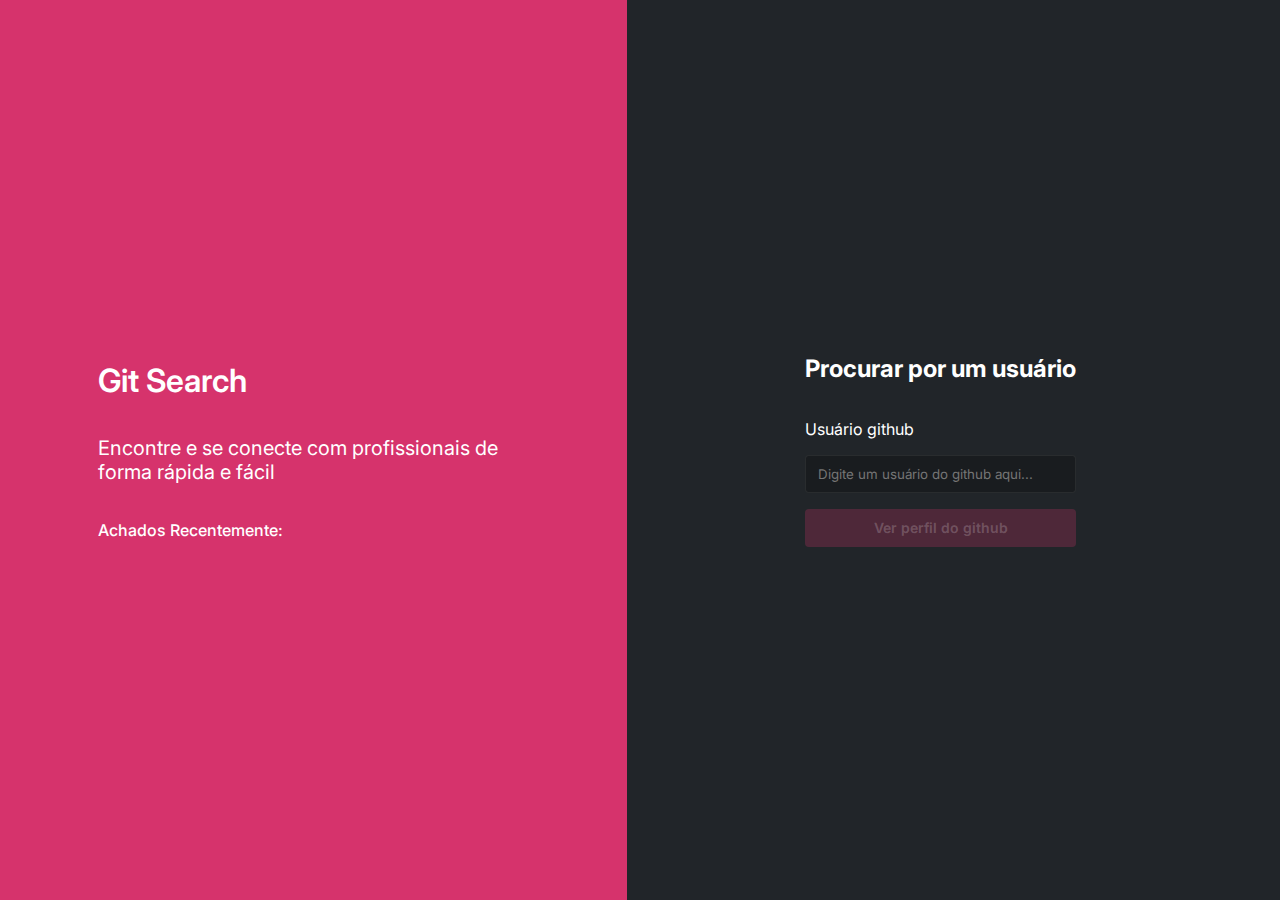
<file: pages/home/index.html>
<!DOCTYPE html>
<html lang="pt-br">
  <head>
    <meta charset="UTF-8" />
    <meta http-equiv="X-UA-Compatible" content="IE=edge" />
    <meta name="viewport" content="width=device-width, initial-scale=1.0" />
    <link rel="stylesheet" href="../../styles/global.css" />
    <link rel="stylesheet" href="../../styles/text.css" />
    <link rel="stylesheet" href="../../styles/button.css" />
    <link rel="stylesheet" href="../../styles/input.css" />
    <link rel="stylesheet" href="../../styles/image.css" />
    <link rel="stylesheet" href="../../styles/utils.css" />
    <link rel="stylesheet" href="./index.css" />
    <title>Git Search</title>
  </head>
  <body>
    <main>
      <section class="section__git-search">
        <div class="section__git-search__wrapper">
          <h1 class="title-1-semibold">Git Search</h1>
          <p class="text-1-regular">
            Encontre e se conecte com profissionais de forma rápida e fácil
          </p>
          <div class="recent-users-wrapper">
            <small class="text-2-medium">Achados Recentemente:</small>
            <ul class="recent-users">
            </ul>
          </div>
        </div>
      </section>
      <section class="section__search-user">
        <div class="section__search-user__wrapper">
          <h2>Procurar por um usuário</h2>
          <form class="section__search-user__form">
            <label for="user">Usuário github</label>
            <input class="input" type="text" name="user" id="user" placeholder="Digite um usuário do github aqui...">
            <small class="text-3-regular-alert hidden">Usuário não encontrado</small>
            <button type="submit" class="button button-1" disabled>Ver perfil do github</button>
          </form>
        </div>
      </section>

    </main>
    <script src="../../scripts/getDatas.js"></script>
    <script src="../../scripts/sppiner.js"></script>
    <script src="./index.js"></script>
  </body>
</html>
</file>
<file: styles/global.css>
@import url('https://fonts.googleapis.com/css2?family=Inter:wght@400;500;600;700&display=swap');

* {
  margin: 0;
  padding: 0;
  box-sizing: border-box;
  list-style: none;
  font-family: 'Inter', sans-serif; 
}

:root {
  --color-brand-1: #C2255C;
  --color-brand-2: #D6336C;
  --color-grey-1:  #191C1F;
  --color-grey-2:  #212529;
  --color-grey-3:  #33363A;
  --color-grey-4:  #373B3E;
  --color-grey-6:  #A6A8A9;
  --color-grey-7:  #FFFFFF;
  --color-alert:   #C22554;

  --font-title-1: 2rem;     /*32px*/
  --font-title-2: 1.5rem;   /*24px*/
  --font-title-3: 1.25rem;  /*20px*/
  
  --font-text-1: 1.25rem;   /*20px*/
  --font-text-2: 1rem;      /*16px*/
  --font-text-3: 0.875rem;  /*14px*/
  --font-text-4: 0.75rem;   /*12px*/

  --font-weight-regular: 400; 
  --font-weight-medium: 500; 
  --font-weight-semibold: 600; 
  --font-weight-bold: 700;
  
  --radius-1: 0.5rem; /*8px*/
  --radius-2: 0.25rem; /*4px*/
}

body {
  background-color: var(--color-grey-2);
  color: var(--color-grey-7);
  overflow-x: hidden;
}

@keyframes fromleft{
  from{
    transform: translateX(-2000px);
  }
  to{
    transform: translateX(0);
  }
}

@keyframes fromright{
  from{
    transform: translateX(2000px);
  }
  to{
    transform: translateX(0);
  }
}
</file>
<file: styles/text.css>
.title-1-semibold {
  font-size: var(--font-title-1);
  font-weight: var(--font-weight-semibold);
}

.title-2-bold {
  font-size: var(--font-title-2);
  font-weight: var(--font-weight-bold);
}

.title-3-medium {
  font-size: var(--font-title-3);
  font-weight: var(--font-weight-medium);
}

.text-1-regular {
  font-size: var(--font-text-1);
  font-weight: var(--font-weight-regular);
}

.text-2-medium {
  font-size: var(--font-text-2);
  font-weight: var(--font-weight-medium);
}

.text-3-medium {
  font-size: var(--font-text-3);
  font-weight: var(--font-weight-medium);
}

.text-3-regular {
  font-size: var(--font-text-3);
  font-weight: var(--font-weight-regular);
}

.text-3-regular-alert {
  font-size: var(--font-text-3);
  font-weight: var(--font-weight-regular);
  color: var(--color-alert);
}

.text-4-medium {
  font-size: var(--font-text-4);
  font-weight: var(--font-weight-medium);
}
</file>
<file: styles/button.css>
.button {
  height: 2.375rem;
  padding: 0 1.5rem;
  border: none;
  outline: none;
  color: transparent;
  background-color: transparent;
  border-radius: var(--radius-1);
  transition: .3s ease;
  cursor: pointer;
  font-size: var(--font-text-3);
  font-weight: var(--font-weight-semibold);
}

.button-1 {
  color: var(--color-grey-7);
  background-color: var(--color-brand-2);
}

.button-1:hover {
  background-color: var(--color-brand-1);
}

.button-1:disabled {
  background-color: #d6336c40;
  color: #FFFFFF35;
  cursor: not-allowed;
}

.button-1 svg {
  animation: loading-button 1s infinite ease-in-out forwards;
}

@keyframes loading-button {
  from {
    transform: rotate(-180deg);
  }
  to {
    transform: rotate(180deg);
  }
}

.button-2 {
  color: var(--color-grey-7);
  background-color: var(--color-grey-4);
}

.button-2:hover {
  background-color: var(--color-grey-3);
}

.button-card {
  border: 1px solid var(--color-grey-7);
  color: var(--color-grey-7);
  border-radius: var(--radius-2);
  height: 1.75rem;
  padding: 0 0.5rem;
}

.button-card:hover {
  background-color: var(--color-brand-2);
  border-color: transparent;
}
</file>
<file: styles/input.css>
.input {
  background-color: var(--color-grey-1);
  color: #FFFFFF50;
  border: 0.063rem solid #FFFFFF12;
  height: 2.375rem;
  padding: 0 0.75rem;
  border-radius: var(--radius-2);
  outline: none;
}

.input:focus {
  border: 0.063rem solid #FFFFFF;
}
</file>
<file: styles/image.css>
.recent-users li {
  position: relative;
  display: flex;
  justify-content: center;
}

.img-wrapper {
  display: flex;
  flex-direction: column;
  align-items: center;
  cursor: pointer;
  width: 2.75rem;
  height: 2.75rem;
  border-radius: 50%;
  overflow: hidden;
}

.img-wrapper img {
  width: 100%;
}

.recent-users li small {
  background-color: var(--color-grey-7);
  color: var(--color-grey-2);
  padding: 0.25rem 0.5rem;
  border-radius: var(--radius-2);
  width: max-content;
  font-size: var(--font-text-4);
  font-weight: var(--font-weight-medium);
  position: absolute;
  bottom: -15px;
  z-index: 1;
  opacity: 0;
  transform: translateY(-500px);
  transform: scale(0);
  transition: .2s ease;
}

.recent-users li:hover small {
  opacity: 1;
  transform: translateY(0);
  transform: scale(1);
}
</file>
<file: styles/utils.css>
.hidden {
  display: none;
}

.border-brand-2 {
  border: 0.063rem solid var(--color-brand-2);
}
</file>
<file: pages/home/index.css>
main {
  height: 100vh;
  display: flex;
  align-items: center;
  animation: fromleft .5s ease;
}

.section__git-search,
.section__search-user {
  width: 49%;
  height: 100%;
  background-color: var(--color-brand-2);
  display: grid;
  place-content: center;
}

.section__search-user {
  background-color: transparent;
}

.section__git-search__wrapper,
.section__search-user__wrapper {
  display: flex;
  flex-direction: column;
  gap: 2.25rem;
  max-width: 431px;
}

.recent-users-wrapper {
  display: flex;
  align-items: center;
  gap: 1rem;
  
}

.recent-users {
  display: flex;
  gap: 0.75rem;
}

.section__search-user__form {
  display: flex;
  flex-direction: column;
  gap: 1rem;
}

.section__search-user__form .button-1 {
  border-radius: var(--radius-2);
}
</file>
